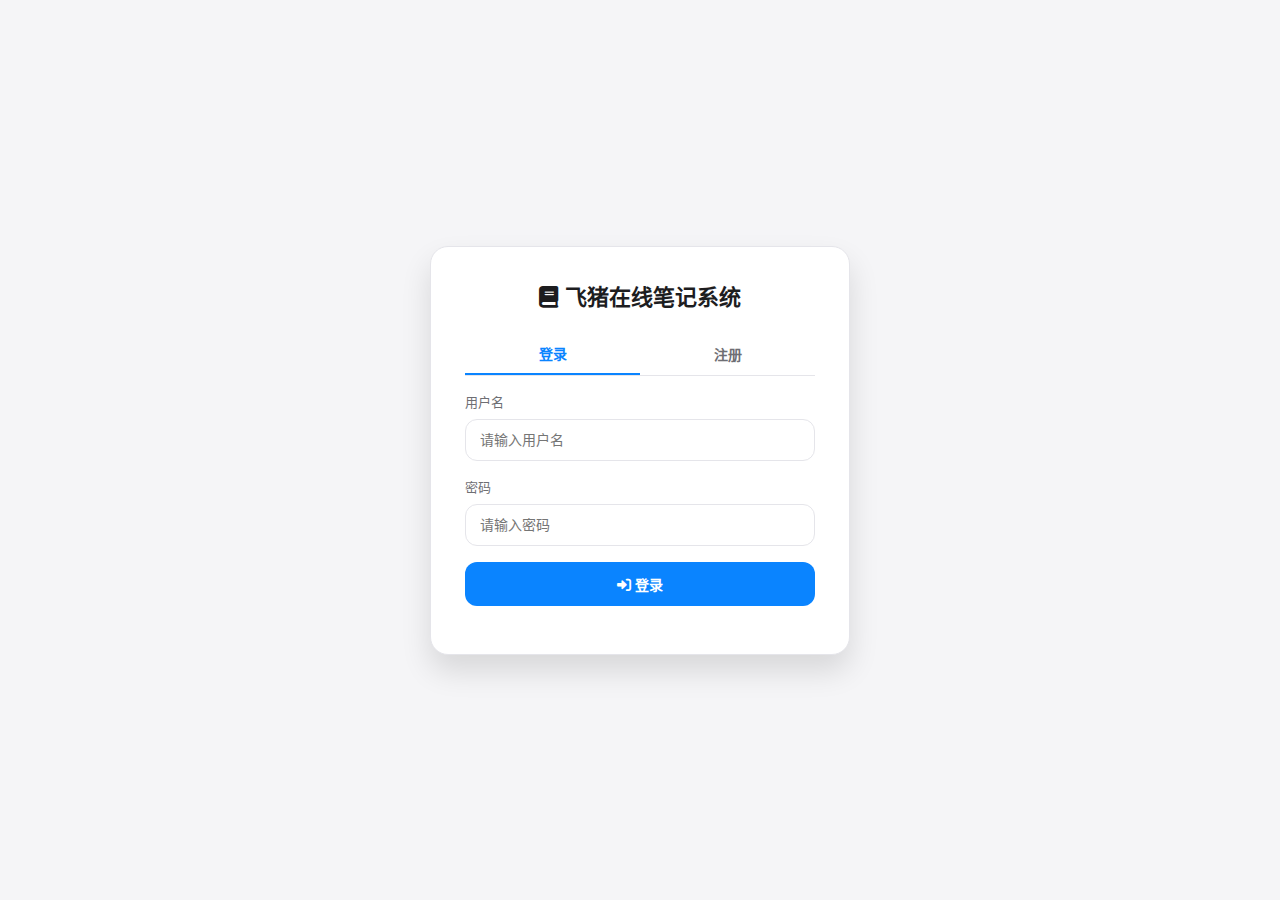
<file: src/main/resources/static/index.html>
<!DOCTYPE html>
<html lang="zh-CN">

<head>
    <meta charset="UTF-8">
    <meta name="viewport" content="width=device-width, initial-scale=1.0">
    <title>登录 - 在线笔记系统</title>
    <link rel="stylesheet" href="https://cdnjs.cloudflare.com/ajax/libs/font-awesome/6.0.0/css/all.min.css">
    <link rel="stylesheet" href="./css/login.css">
</head>

<body>
<div class="login-container">
    <div class="login-box">
        <h2 class="login-title">
            <i class="fas fa-book"></i>
            飞猪在线笔记系统
        </h2>
        
        <div class="tab-container">
            <div class="tabs">
                <button class="tab-btn active" data-tab="login">登录</button>
                <button class="tab-btn" data-tab="register">注册</button>
            </div>
            
            <form id="loginForm" class="tab-content active">
                <div class="form-group">
                    <label for="login-username">用户名</label>
                    <input type="text" id="login-username" required placeholder="请输入用户名">
                </div>
                <div class="form-group">
                    <label for="login-password">密码</label>
                    <input type="password" id="login-password" required placeholder="请输入密码">
                </div>
                <button type="submit" class="login-btn">
                    <i class="fas fa-sign-in-alt"></i>
                    登录
                </button>
            </form>
            
            <form id="registerForm" class="tab-content">
                <div class="form-group">
                    <label for="register-username">用户名</label>
                    <input type="text" id="register-username" required placeholder="请输入用户名">
                </div>
                <div class="form-group">
                    <label for="register-password">密码</label>
                    <input type="password" id="register-password" required placeholder="请输入密码">
                </div>
                <button type="submit" class="register-btn">
                    <i class="fas fa-user-plus"></i>
                    注册
                </button>
            </form>
        </div>
    </div>
</div>

<script src="./js/login.js"></script>
</body>

</html>
</file>
<file: src/main/resources/static/css/login.css>
﻿:root {
    --bg: #f5f5f7;
    --panel: #ffffff;
    --ink: #1d1d1f;
    --muted: #6e6e73;
    --accent: #0a84ff;
    --accent-strong: #0060df;
    --button-primary-bg: #0a84ff;
    --button-primary-hover: #0060df;
    --button-primary-text: #ffffff;
    --button-secondary-bg: #8e8e93;
    --button-secondary-hover: #7a7a80;
    --button-secondary-text: #ffffff;
    --button-danger-bg: #ff3b30;
    --button-danger-hover: #e32b21;
    --button-danger-text: #ffffff;
    --line: #e5e5ea;
    --shadow: 0 16px 30px rgba(0, 0, 0, 0.12);
    --radius: 18px;
}

* {
    margin: 0;
    padding: 0;
    box-sizing: border-box;
}

body {
    font-family: "SF Pro Text", "SF Pro Display", "Helvetica Neue", Arial, sans-serif;
    background: #f5f5f7;
    min-height: 100vh;
    color: var(--ink);
}

.login-container {
    display: flex;
    justify-content: center;
    align-items: center;
    min-height: 100vh;
    padding: 20px;
}

.login-box {
    background: var(--panel);
    padding: 32px 34px;
    border-radius: var(--radius);
    box-shadow: var(--shadow);
    width: 100%;
    max-width: 420px;
    animation: fadeInUp 0.45s ease;
    border: 1px solid var(--line);
}

.login-title {
    text-align: center;
    margin-bottom: 22px;
    color: var(--ink);
    font-size: 22px;
    font-weight: 600;
}

.form-group {
    margin-bottom: 16px;
}

.form-group label {
    display: block;
    margin-bottom: 8px;
    color: var(--muted);
    font-weight: 500;
    font-size: 13px;
}

.form-group input {
    width: 100%;
    padding: 12px 14px;
    border: 1px solid var(--line);
    border-radius: 12px;
    font-size: 14px;
    transition: border-color 0.2s;
    background: #fff;
}

.form-group input:focus {
    outline: none;
    border-color: var(--accent);
    box-shadow: 0 0 0 3px rgba(10, 132, 255, 0.15);
}

.login-btn,
.register-btn {
    width: 100%;
    padding: 12px;
    background: var(--button-primary-bg);
    color: var(--button-primary-text);
    border: none;
    border-radius: 12px;
    font-size: 14px;
    font-weight: 600;
    cursor: pointer;
    transition: background 0.2s;
}

.login-btn:hover,
.register-btn:hover {
    background: var(--button-primary-hover);
}

.demo-notice {
    margin-top: 16px;
    padding: 12px;
    background: #f2f2f7;
    border-radius: 12px;
    font-size: 12px;
    color: var(--muted);
    text-align: center;
}

.tab-container {
    margin-bottom: 16px;
}

.tabs {
    display: flex;
    margin-bottom: 16px;
    border-bottom: 1px solid var(--line);
}

.tab-btn {
    flex: 1;
    padding: 10px;
    background: none;
    border: none;
    font-size: 14px;
    font-weight: 600;
    color: var(--muted);
    cursor: pointer;
    transition: all 0.2s;
}

.tab-btn.active {
    color: var(--accent);
    border-bottom: 2px solid var(--accent);
}

.tab-btn:hover:not(.active) {
    color: var(--ink);
}

.tab-content {
    display: none;
}

.tab-content.active {
    display: block;
}

@keyframes fadeInUp {
    from {
        opacity: 0;
        transform: translateY(12px);
    }

    to {
        opacity: 1;
        transform: translateY(0);
    }
}
</file>
